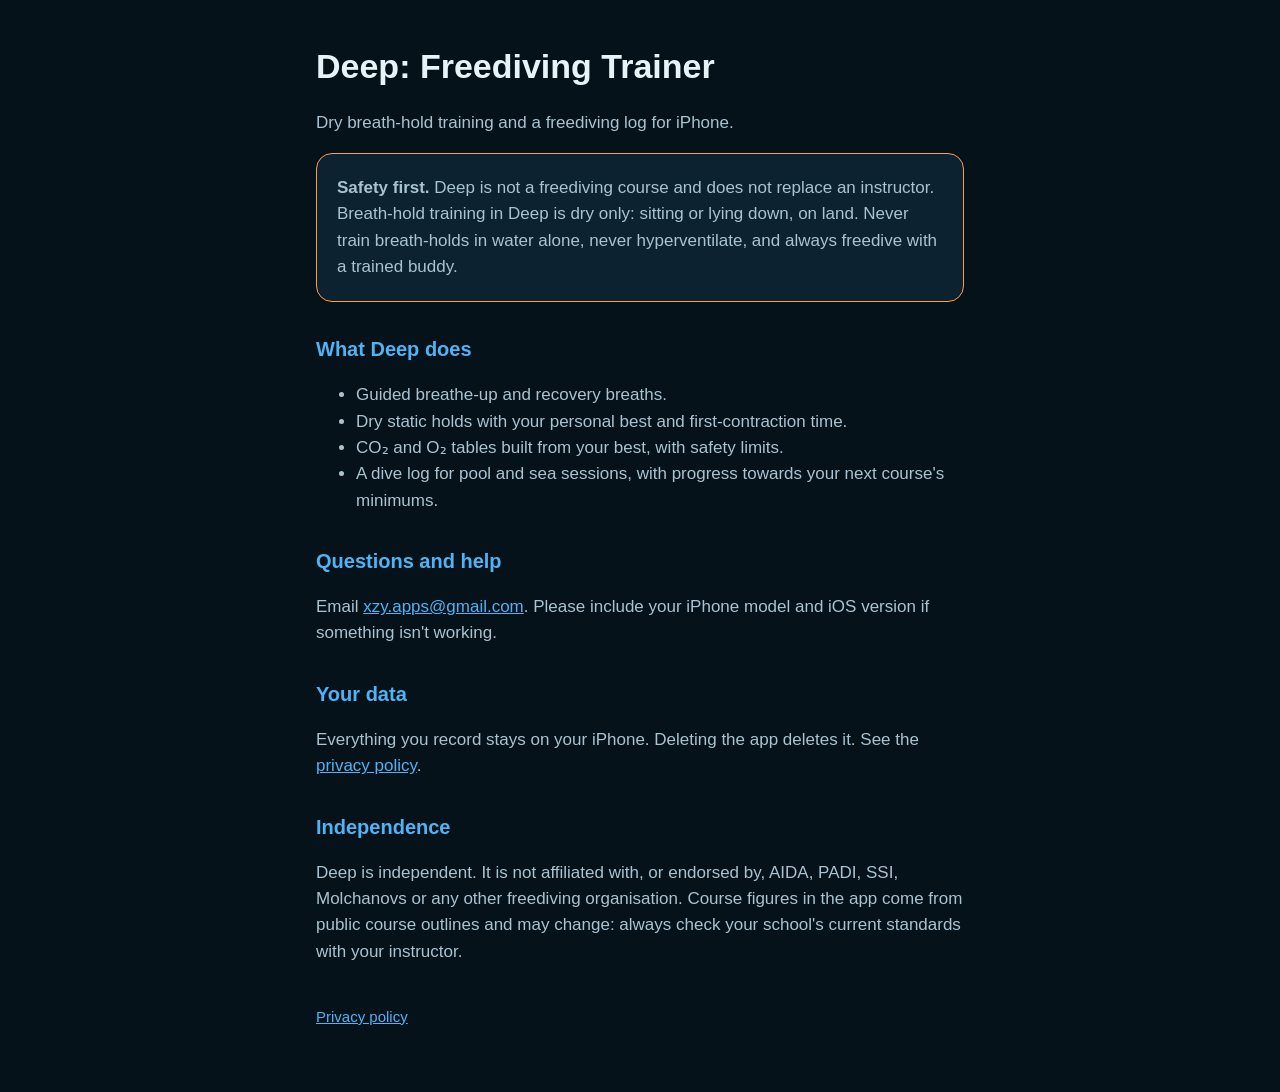
<file: deep/index.html>
<!doctype html>
<html lang="en">
<head>
<meta charset="utf-8">
<meta name="viewport" content="width=device-width, initial-scale=1">
<title>Deep: Freediving Trainer — Support</title>
<link rel="stylesheet" href="style.css">
</head>
<body>
<main>
<h1>Deep: Freediving Trainer</h1>
<p>Dry breath-hold training and a freediving log for iPhone.</p>

<div class="card safety">
<p><strong>Safety first.</strong> Deep is not a freediving course and does not replace an instructor. Breath-hold training in Deep is dry only: sitting or lying down, on land. Never train breath-holds in water alone, never hyperventilate, and always freedive with a trained buddy.</p>
</div>

<h2>What Deep does</h2>
<ul>
<li>Guided breathe-up and recovery breaths.</li>
<li>Dry static holds with your personal best and first-contraction time.</li>
<li>CO₂ and O₂ tables built from your best, with safety limits.</li>
<li>A dive log for pool and sea sessions, with progress towards your next course's minimums.</li>
</ul>

<h2>Questions and help</h2>
<p>Email <a href="mailto:xzy.apps@gmail.com">xzy.apps@gmail.com</a>. Please include your iPhone model and iOS version if something isn't working.</p>

<h2>Your data</h2>
<p>Everything you record stays on your iPhone. Deleting the app deletes it. See the <a href="privacy.html">privacy policy</a>.</p>

<h2>Independence</h2>
<p>Deep is independent. It is not affiliated with, or endorsed by, AIDA, PADI, SSI, Molchanovs or any other freediving organisation. Course figures in the app come from public course outlines and may change: always check your school's current standards with your instructor.</p>

<nav><a href="privacy.html">Privacy policy</a></nav>
</main>
</body>
</html>
</file>
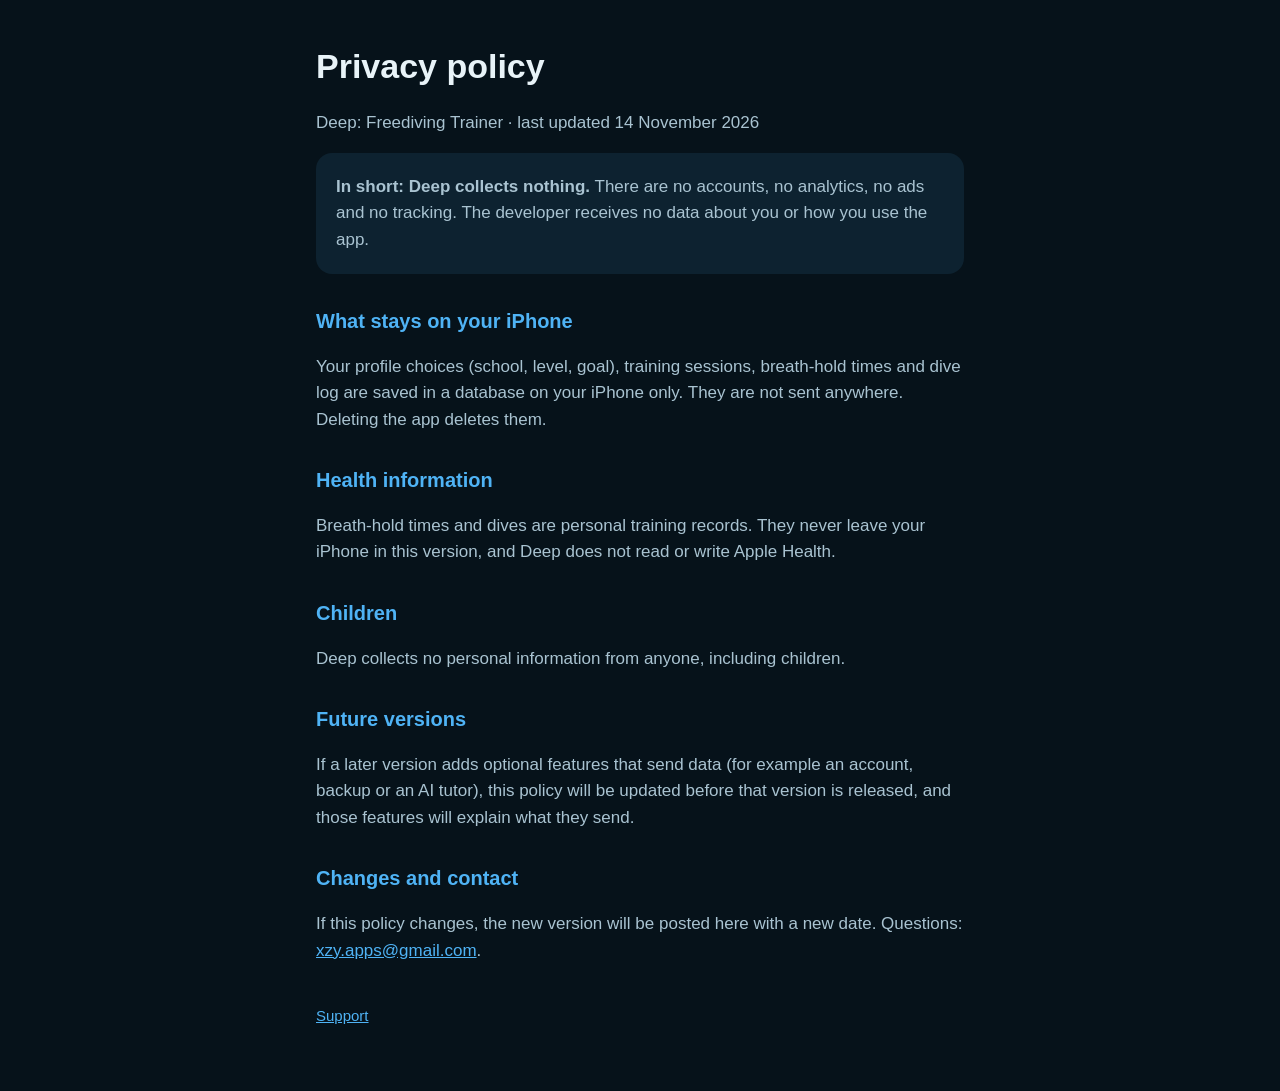
<file: deep/privacy.html>
<!doctype html>
<html lang="en">
<head>
<meta charset="utf-8">
<meta name="viewport" content="width=device-width, initial-scale=1">
<title>Deep: Freediving Trainer — Privacy</title>
<link rel="stylesheet" href="style.css">
</head>
<body>
<main>
<h1>Privacy policy</h1>
<p>Deep: Freediving Trainer · last updated 14 November 2026</p>

<div class="card">
<p><strong>In short: Deep collects nothing.</strong> There are no accounts, no analytics, no ads and no tracking. The developer receives no data about you or how you use the app.</p>
</div>

<h2>What stays on your iPhone</h2>
<p>Your profile choices (school, level, goal), training sessions, breath-hold times and dive log are saved in a database on your iPhone only. They are not sent anywhere. Deleting the app deletes them.</p>

<h2>Health information</h2>
<p>Breath-hold times and dives are personal training records. They never leave your iPhone in this version, and Deep does not read or write Apple Health.</p>

<h2>Children</h2>
<p>Deep collects no personal information from anyone, including children.</p>

<h2>Future versions</h2>
<p>If a later version adds optional features that send data (for example an account, backup or an AI tutor), this policy will be updated before that version is released, and those features will explain what they send.</p>

<h2>Changes and contact</h2>
<p>If this policy changes, the new version will be posted here with a new date. Questions: <a href="mailto:xzy.apps@gmail.com">xzy.apps@gmail.com</a>.</p>

<nav><a href="index.html">Support</a></nav>
</main>
</body>
</html>
</file>
<file: deep/style.css>
:root { --bg: #06121A; --card: #0D2230; --text: #E8F3F8; --soft: #A9C3D1; --accent: #4FB3F5; --safety: #FF9F43; }
* { box-sizing: border-box; }
body { margin: 0; background: var(--bg); color: var(--text); font: 17px/1.55 -apple-system, BlinkMacSystemFont, "Helvetica Neue", Arial, sans-serif; }
main { max-width: 680px; margin: 0 auto; padding: 40px 16px 64px; }
h1 { font-size: 34px; margin: 0 0 4px; }
h2 { font-size: 20px; margin: 32px 0 8px; color: var(--accent); }
p, li { color: var(--soft); }
a { color: var(--accent); }
.card { background: var(--card); border-radius: 16px; padding: 4px 20px; margin-top: 16px; }
.safety { border: 1px solid var(--safety); }
nav { margin-top: 40px; font-size: 15px; }
</file>
